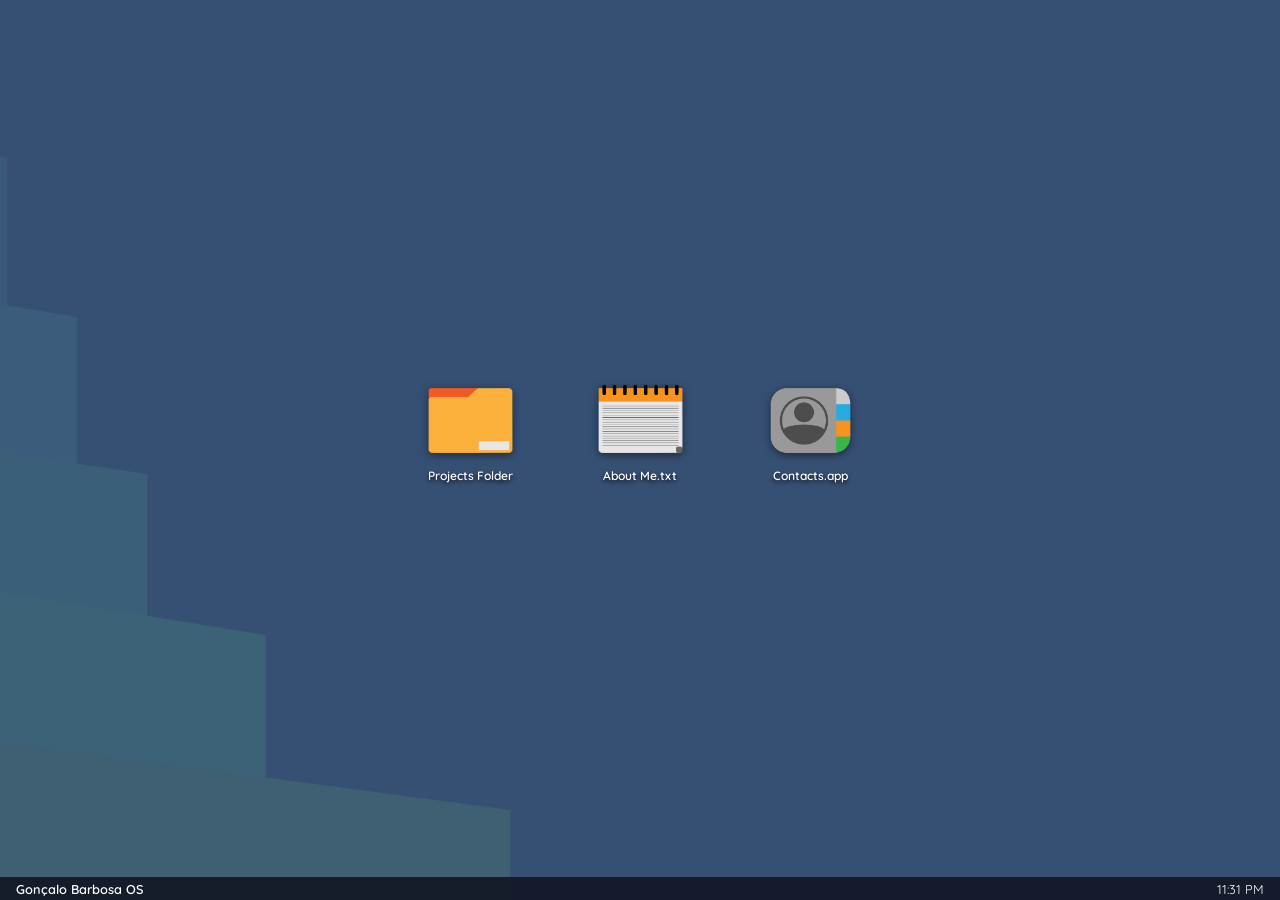
<file: index.html>
<!DOCTYPE html>
<html lang="en">

<head>
    <meta charset="UTF-8">
    <meta name="viewport" content="width=device-width, initial-scale=1.0">
    <title>Gonçalo Barbosa OS</title>

    <!-- External Stylesheets & Typography -->
    <link rel="stylesheet" href="css/style.css">
    <link href="https://fonts.googleapis.com/css2?family=Quicksand:wght@400;500;600;700&display=swap" rel="stylesheet">
    <link rel="icon" href="img/icon.ico">
</head>

<body>
    <!-- Primary OS Application Icons -->
    <main class="desktop">
        <div class="icons-center">
            <div class="icon" onclick="openWindow('projects-win')">
                <img src="img/folder.png" alt="Projects" class="icon-custom-img">
                <span>Projects Folder</span>
            </div>
            <div class="icon" onclick="location.href='pages/aboutme.html'">
                <img src="img/notes.png" alt="About Me" class="icon-custom-img">
                <span>About Me.txt</span>
            </div>
            <div class="icon" onclick="location.href='pages/contacts.html'">
                <img src="img/contact.png" alt="Contacts" class="icon-custom-img">
                <span>Contacts.app</span>
            </div>
        </div>

        <!-- Application Window: Portfolio Projects -->
        <section id="projects-win" class="window">
            <div class="window-header">
                <span class="title">Projects</span>
                <button class="close-btn" onclick="closeWindow('projects-win')">×</button>
            </div>
            <div class="window-body">
                <h3>Featured Work</h3>
                <hr>
                <div class="project-item" onclick="location.href='pages/police.html'">
                    <h4>Criminal Case Summarization System</h4>
                    <p>Web platform built for PJ using specialized LLM agents.</p>
                </div>
                <div class="project-item" onclick="location.href='pages/zerowaste.html'">
                    <h4>Zero Waste Tracker App</h4>
                    <p>Android app in Kotlin & MVVM to reduce food waste.</p>
                </div>
                <div class="project-item" onclick="location.href='pages/vet.html'">
                    <h4>Veterinary Clinic Management</h4>
                    <p>Java servlet application over a MySQL schema.</p>
                </div>
            </div>
        </section>
    </main>

    <div class="taskbar">
        <a href="index.html">Gonçalo Barbosa OS</a>
        <span id="clock"></span>
    </div>

    <!-- Main Logic Script: tIME (So far) -->
    <script src="js/script.js"></script>
</body>

</html>
</file>
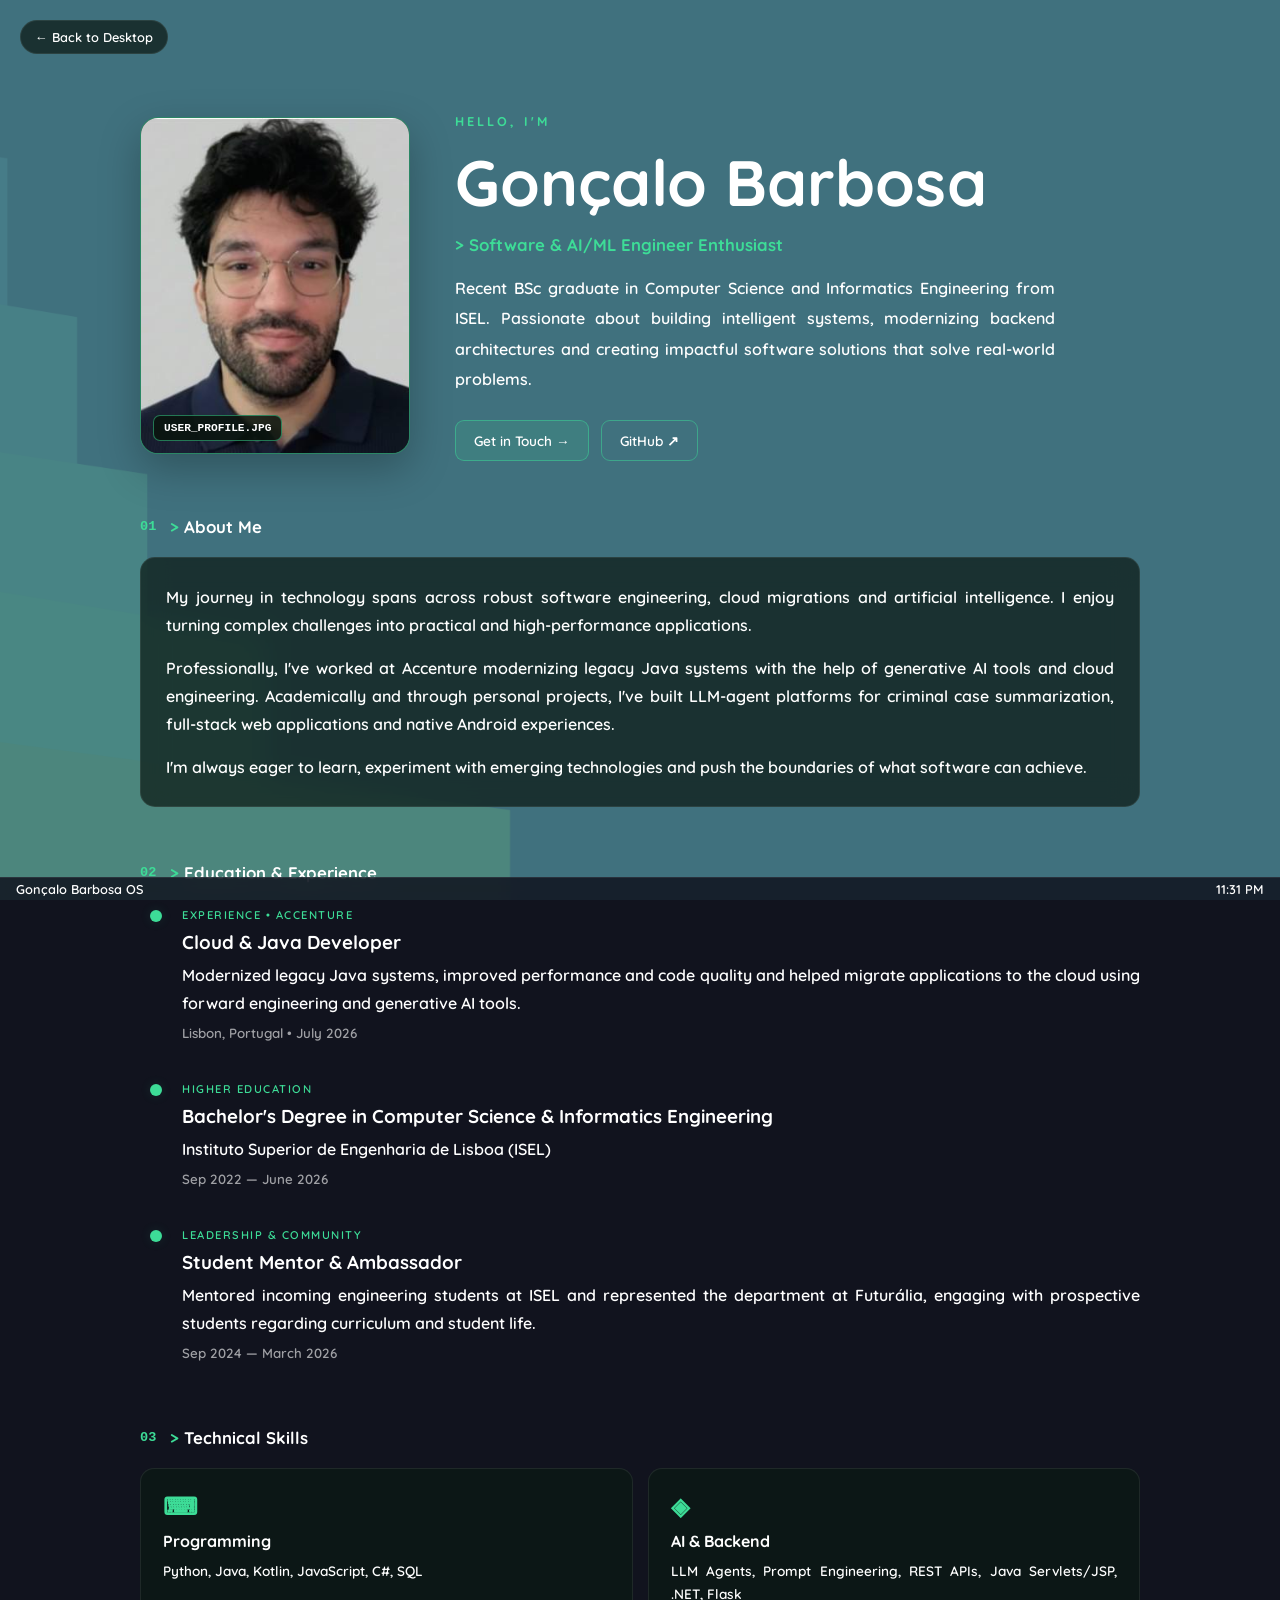
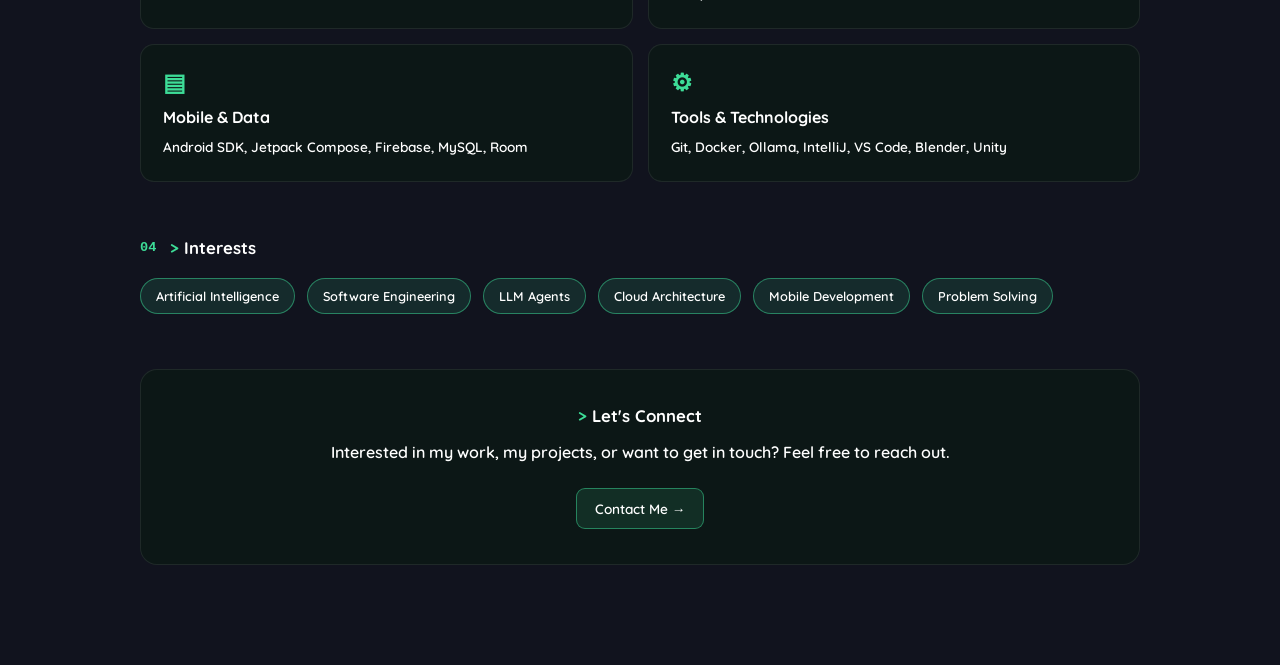
<file: pages/aboutme.html>
<!DOCTYPE html>
<html lang="en" class="green-theme">

<head>
    <meta charset="UTF-8">
    <meta name="viewport" content="width=device-width, initial-scale=1.0">

    <title>About Me</title>

    <link rel="stylesheet" href="../css/style.css">
    <link rel="stylesheet" href="../css/pagestyle.css">
    <link rel="stylesheet" href="../css/aboutme.css">

    <link href="https://fonts.googleapis.com/css2?family=Quicksand:wght@400;500;600;700&display=swap" rel="stylesheet">
    <link rel="icon" href="../img/icon.ico">
</head>

<body>

    <a class="voltar" href="../index.html">← Back to Desktop</a>

    <main class="about-container">

        <section class="about-hero">

            <div class="about-photo">
                <img src="../img/user.png" alt="Photo of Gonçalo Barbosa">
                <span class="photo-label">USER_PROFILE.JPG</span>
            </div>

            <div class="about-intro">

                <span class="about-tag">HELLO, I'M</span>

                <h1>Gonçalo Barbosa</h1>

                <h2>Software & AI/ML Engineer Enthusiast</h2>

                <p>
                    Recent BSc graduate in Computer Science and Informatics Engineering from ISEL. 
                    Passionate about building intelligent systems, modernizing backend architectures 
                    and creating impactful software solutions that solve real-world problems.
                </p>

                <div class="about-buttons">
                    <a href="contacts.html" class="about-button">
                        Get in Touch →
                    </a>

                    <a href="https://github.com/Gon1507"
                       target="_blank"
                       rel="noopener noreferrer"
                       class="about-button secondary">
                        GitHub ↗
                    </a>
                </div>

            </div>

        </section>

        <section class="about-section">

            <div class="section-heading">
                <span>01</span>
                <h2>About Me</h2>
            </div>

            <div class="about-card">

                <p>
                    My journey in technology spans across robust software engineering, cloud migrations 
                    and artificial intelligence. I enjoy turning complex challenges into 
                    practical and high-performance applications.
                </p>

                <p>
                    Professionally, I've worked at Accenture modernizing legacy Java systems with the help 
                    of generative AI tools and cloud engineering. Academically and through personal projects, 
                    I've built LLM-agent platforms for criminal case summarization, full-stack web applications 
                    and native Android experiences.
                </p>

                <p>
                    I'm always eager to learn, experiment with emerging technologies and push the boundaries 
                    of what software can achieve.
                </p>

            </div>

        </section>

        <section class="about-section">

            <div class="section-heading">
                <span>02</span>
                <h2>Education & Experience</h2>
            </div>

            <div class="timeline">

                <div class="timeline-item">
                    <div class="timeline-dot"></div>

                    <div class="timeline-content">
                        <span class="timeline-label">EXPERIENCE • ACCENTURE</span>

                        <h3>Cloud & Java Developer</h3>

                        <p>
                            Modernized legacy Java systems, improved performance and code quality and helped 
                            migrate applications to the cloud using forward engineering and generative AI tools.
                        </p>

                        <small>Lisbon, Portugal • July 2026</small>
                    </div>
                </div>

                <div class="timeline-item">
                    <div class="timeline-dot"></div>

                    <div class="timeline-content">
                        <span class="timeline-label">HIGHER EDUCATION</span>

                        <h3>Bachelor's Degree in Computer Science & Informatics Engineering</h3>

                        <p>
                            Instituto Superior de Engenharia de Lisboa (ISEL)
                        </p>

                        <small>Sep 2022 — June 2026</small>
                    </div>
                </div>

                <div class="timeline-item">
                    <div class="timeline-dot"></div>

                    <div class="timeline-content">
                        <span class="timeline-label">LEADERSHIP & COMMUNITY</span>

                        <h3>Student Mentor & Ambassador</h3>

                        <p>
                            Mentored incoming engineering students at ISEL and represented the department at Futurália, 
                            engaging with prospective students regarding curriculum and student life.
                        </p>

                        <small>Sep 2024 — March 2026</small>
                    </div>
                </div>

            </div>

        </section>

        <section class="about-section">

            <div class="section-heading">
                <span>03</span>
                <h2>Technical Skills</h2>
            </div>

            <div class="skills-grid">

                <div class="skill-card">
                    <span class="skill-icon">⌨</span>
                    <h3>Programming</h3>
                    <p>Python, Java, Kotlin, JavaScript, C#, SQL</p>
                </div>

                <div class="skill-card">
                    <span class="skill-icon">◈</span>
                    <h3>AI & Backend</h3>
                    <p>LLM Agents, Prompt Engineering, REST APIs, Java Servlets/JSP, .NET, Flask</p>
                </div>

                <div class="skill-card">
                    <span class="skill-icon">▤</span>
                    <h3>Mobile & Data</h3>
                    <p>Android SDK, Jetpack Compose, Firebase, MySQL, Room</p>
                </div>

                <div class="skill-card">
                    <span class="skill-icon">⚙</span>
                    <h3>Tools & Technologies</h3>
                    <p>Git, Docker, Ollama, IntelliJ, VS Code, Blender, Unity</p>
                </div>

            </div>

        </section>

        <section class="about-section">

            <div class="section-heading">
                <span>04</span>
                <h2>Interests</h2>
            </div>

            <div class="interests-list">
                <span>Artificial Intelligence</span>
                <span>Software Engineering</span>
                <span>LLM Agents</span>
                <span>Cloud Architecture</span>
                <span>Mobile Development</span>
                <span>Problem Solving</span>
            </div>

        </section>

        <section class="about-contact">

            <h2>Let's Connect</h2>

            <p>
                Interested in my work, my projects, or want to get in touch?
                Feel free to reach out.
            </p>

            <a href="contacts.html" class="about-button">
                Contact Me →
            </a>

        </section>

    </main>

    <div class="taskbar">
        <a href="../index.html">Gonçalo Barbosa OS</a>
        <span id="clock"></span>
    </div>

    <script src="../js/script.js"></script>

</body>
</html>
</file>
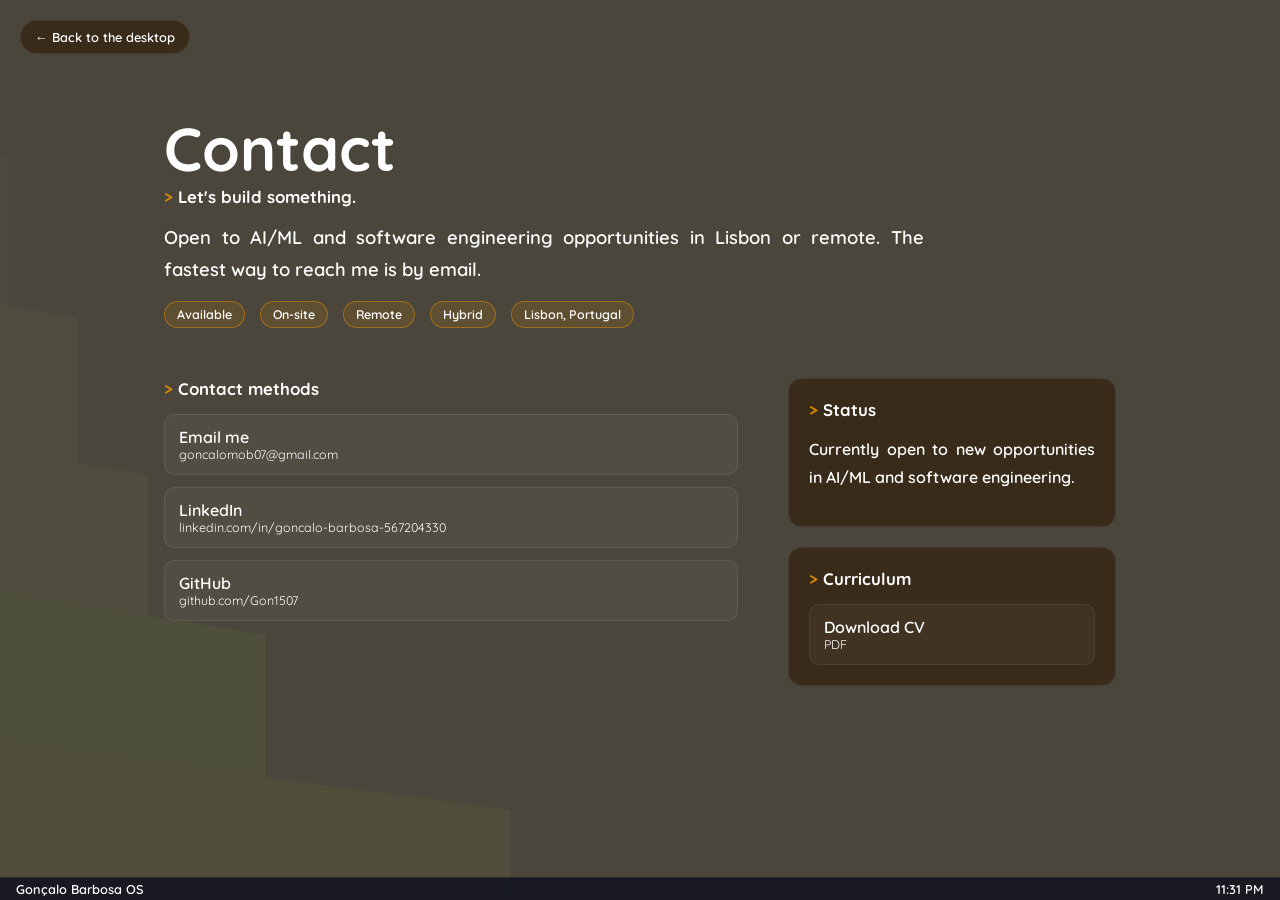
<file: pages/contacts.html>
<!DOCTYPE html>
<html lang="en" class="yellow-theme">

<head>
    <meta charset="UTF-8">
    <meta name="viewport" content="width=device-width, initial-scale=1.0">
    <title>Contact — Gonçalo Barbosa</title>

    <link rel="preconnect" href="https://fonts.googleapis.com">
    <link rel="preconnect" href="https://fonts.gstatic.com" crossorigin>
    <link href="https://fonts.googleapis.com/css2?family=Quicksand:wght@400;500;600;700&display=swap" rel="stylesheet">
    <link rel="stylesheet" href="../css/style.css">
    <link rel="stylesheet" href="../css/pagestyle.css">
    <link rel="icon" href="../img/icon.ico">
</head>

<body>
    <a class="voltar" href="../index.html">← Back to the desktop</a>

    <main class="pagina">
        <header>
            <h1>Contact</h1>
            <h2>Let's build something.</h2>
            <p class="descricao">
                Open to AI/ML and software engineering opportunities in Lisbon or remote.
                The fastest way to reach me is by email.
            </p>
            <ul class="etiquetas">
                <li class="etiqueta">Available</li>
                <li class="etiqueta">On-site</li>
                <li class="etiqueta">Remote</li>
                <li class="etiqueta">Hybrid</li>
                <li class="etiqueta">Lisbon, Portugal</li>
            </ul>
        </header>

        <div class="colunas">
            <div class="coluna-principal">
                <section>
                    <h2>Contact methods</h2>
                    <div class="contact-cards">
                        <a class="botao" href="mailto:goncalomob07@gmail.com">
                            Email me
                            <small>goncalomob07@gmail.com</small>
                        </a>
                        <a class="botao" href="https://www.linkedin.com/in/goncalo-barbosa-567204330" target="_blank"
                            rel="noopener">
                            LinkedIn
                            <small>linkedin.com/in/goncalo-barbosa-567204330</small>
                        </a>
                        <a class="botao" href="https://github.com/Gon1507" target="_blank" rel="noopener">
                            GitHub
                            <small>github.com/Gon1507</small>
                        </a>
                    </div>
                </section>
            </div>

            <aside class="lateral">
                <div class="painel">
                    <h2>Status</h2>
                    <p>Currently open to new opportunities in AI/ML and software engineering.</p>
                </div>

                <div class="painel">
                    <h2>Curriculum</h2>
                    <a class="botao" href="../img/CV.pdf" download="Goncalo-Barbosa-CV.pdf">
                        Download CV
                        <small>PDF</small>
                    </a>
                </div>
            </aside>
        </div>
    </main>

    <div class="taskbar">
        <a href="../index.html">Gonçalo Barbosa OS</a>
        <span id="clock"></span>
    </div>

    <!-- Main Logic Script: tIME (So far) -->
    <script src="../js/script.js"></script>
</body>

</html>
</file>
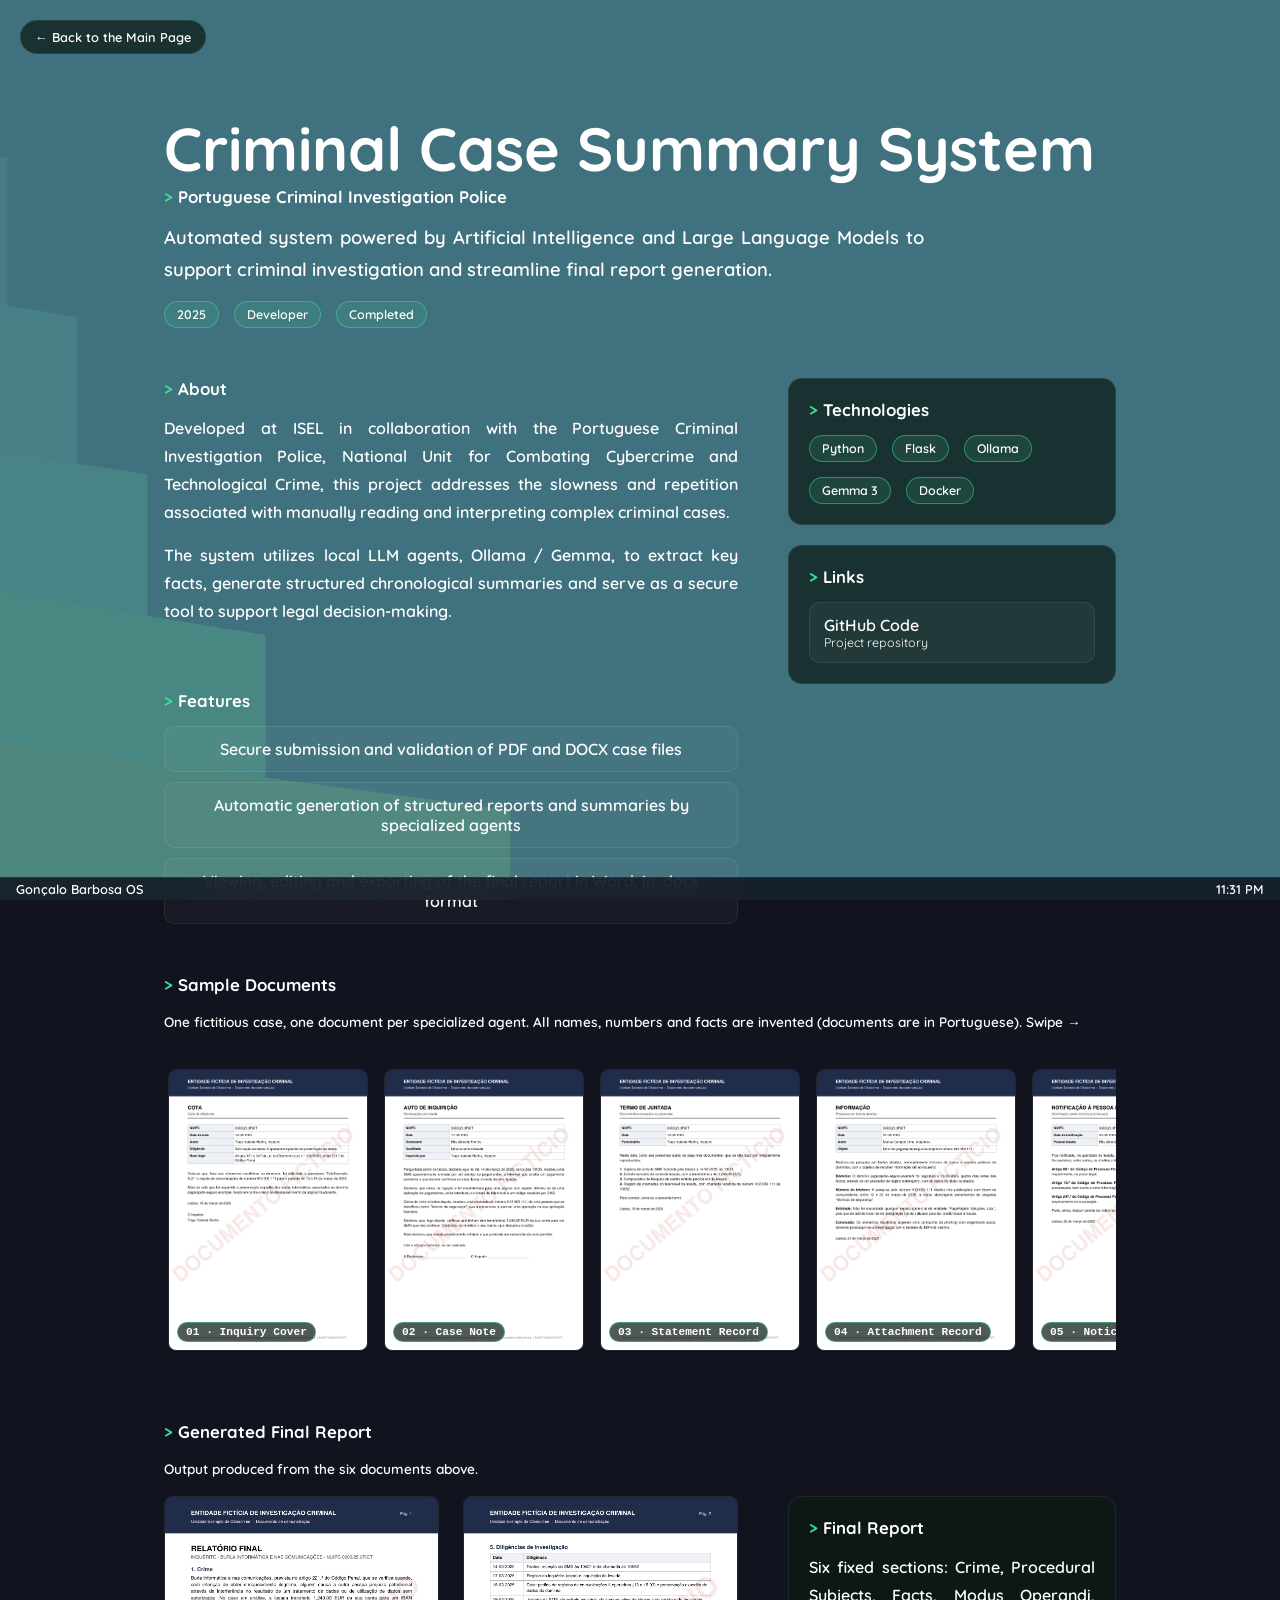
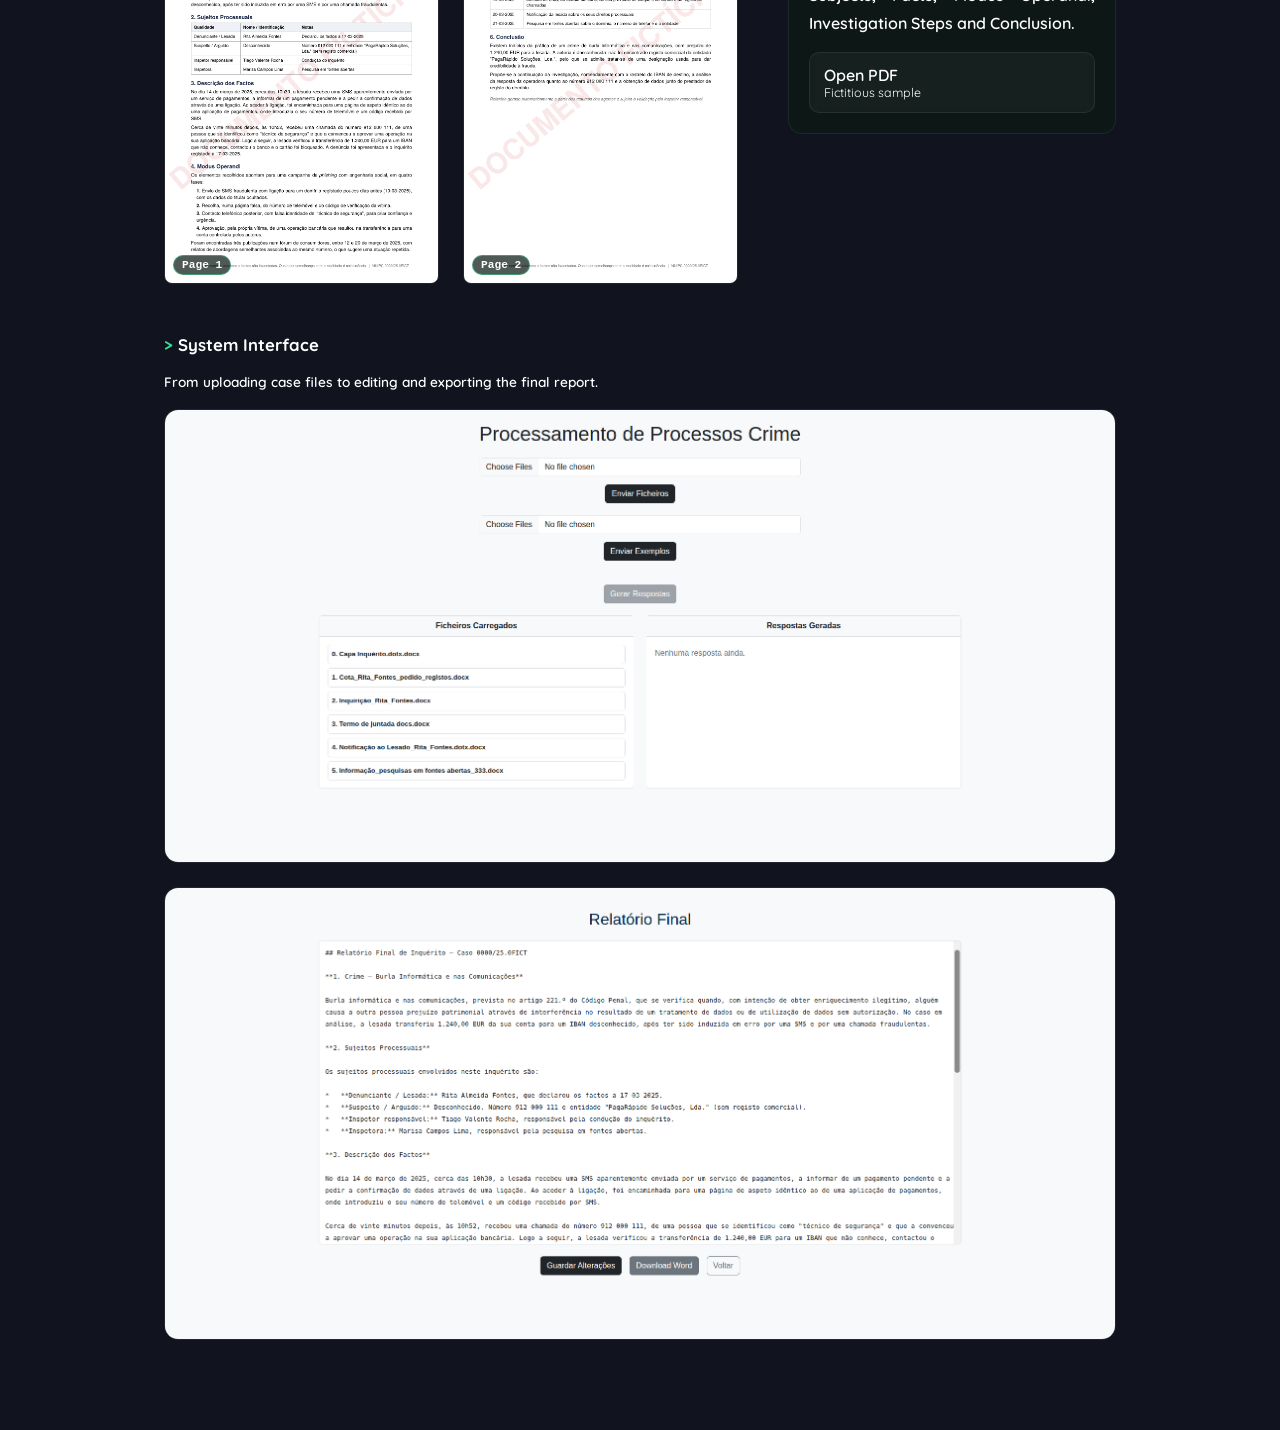
<file: pages/police.html>
<!DOCTYPE html>
<html lang="en" class="green-theme">

<head>
  <meta charset="UTF-8">
  <meta name="viewport" content="width=device-width, initial-scale=1.0">
  <title>Criminal Case Summary System</title>
  <link href="https://fonts.googleapis.com/css2?family=Quicksand:wght@400;500;600;700&display=swap" rel="stylesheet">
  <link rel="stylesheet" href="../css/style.css">
  <link rel="stylesheet" href="../css/pagestyle.css">
  <link rel="icon" href="../img/icon.ico">
</head>

<body>
  <a class="voltar" href="../index.html">← Back to the Main Page</a>

  <main class="pagina">

    <header>
      <h1>Criminal Case Summary System</h1>
      <h2>Portuguese Criminal Investigation Police</h2>
      <p class="descricao">
        Automated system powered by Artificial Intelligence and Large Language Models
        to support criminal investigation and streamline final report generation.
      </p>

      <ul class="etiquetas">
        <li class="etiqueta">2025</li>
        <li class="etiqueta">Developer</li>
        <li class="etiqueta">Completed</li>
      </ul>

    </header>

    <div class="colunas">

      <div class="coluna-principal">

        <section>
          <h2>About</h2>
          <p>
            Developed at ISEL in collaboration with the Portuguese Criminal Investigation Police,
            National Unit for Combating Cybercrime and Technological Crime, this project addresses
            the slowness and repetition associated with manually reading and interpreting complex
            criminal cases.
          </p>
          <p>
            The system utilizes local LLM agents, Ollama / Gemma, to extract key facts,
            generate structured chronological summaries and serve as a secure tool to support
            legal decision-making.
          </p>
        </section>

        <section>
          <h2>Features</h2>
          <ul class="funcionalidades">
            <li>Secure submission and validation of PDF and DOCX case files</li>
            <li>Automatic generation of structured reports and summaries by specialized agents</li>
            <li>Viewing, editing and exporting of the final report in Word, in .docx format</li>
          </ul>
        </section>

      </div>

      <aside class="lateral">

        <div class="painel">
          <h2>Technologies</h2>
          <ul class="etiquetas">
            <li class="etiqueta">Python</li>
            <li class="etiqueta">Flask</li>
            <li class="etiqueta">Ollama</li>
            <li class="etiqueta">Gemma 3</li>
            <li class="etiqueta">Docker</li>
          </ul>
        </div>

        <div class="painel">
          <h2>Links</h2>
          <a class="botao" href="https://github.com/Gon1507/Criminal-Case-Summary-System/" target="_blank">
            GitHub Code
            <small>Project repository</small>
          </a>
        </div>

      </aside>

    </div>

    <section>
      <h2>Sample Documents</h2>
      <p class="nota">
        One fictitious case, one document per specialized agent. All names, numbers and facts
        are invented (documents are in Portuguese). Swipe →
      </p>

      <div class="tira-docs">
        <a class="doc" href="../img/1_capa_inquerito.png" target="_blank">
          <img src="../img/1_capa_inquerito.png" alt="Capa de Inquérito">
          <span>01 · Inquiry Cover</span>
        </a>
        <a class="doc" href="../img/2_cota.png" target="_blank">
          <img src="../img/2_cota.png" alt="Cota">
          <span>02 · Case Note</span>
        </a>
        <a class="doc" href="../img/3_auto_inquiricao.png" target="_blank">
          <img src="../img/3_auto_inquiricao.png" alt="Auto de Inquirição">
          <span>03 · Statement Record</span>
        </a>
        <a class="doc" href="../img/4_termo_juntada.png" target="_blank">
          <img src="../img/4_termo_juntada.png" alt="Termo de Juntada">
          <span>04 · Attachment Record</span>
        </a>
        <a class="doc" href="../img/5_notificacao_lesado.png" target="_blank">
          <img src="../img/5_notificacao_lesado.png" alt="Notificação ao Lesado">
          <span>05 · Notice to the Party</span>
        </a>
        <a class="doc" href="../img/6_informacao_fontes_abertas.png" target="_blank">
          <img src="../img/6_informacao_fontes_abertas.png" alt="Informação">
          <span>06 · Open-Source Report</span>
        </a>
      </div>
    </section>

    <section>
      <h2>Generated Final Report</h2>
      <p class="nota">Output produced from the six documents above.</p>

      <div class="colunas">
        <div class="linha-relatorio">
          <a class="doc" href="../img/7_relatorio_final-1.png" target="_blank">
            <img src="../img/7_relatorio_final-1.png" alt="Relatório Final, página 1">
            <span>Page 1</span>
          </a>
          <a class="doc" href="../img/7_relatorio_final-2.png" target="_blank">
            <img src="../img/7_relatorio_final-2.png" alt="Relatório Final, página 2">
            <span>Page 2</span>
          </a>
        </div>

        <aside class="lateral">
          <div class="painel">
            <h2>Final Report</h2>
            <p>
              Six fixed sections: Crime, Procedural Subjects, Facts, Modus Operandi,
              Investigation Steps and Conclusion.
            </p>
            <a class="botao" href="../img/7_relatorio_final.pdf" target="_blank">
              Open PDF
              <small>Fictitious sample</small>
            </a>
          </div>
        </aside>
      </div>
    </section>

    <section>
      <h2>System Interface</h2>
      <p class="nota">From uploading case files to editing and exporting the final report.</p>

      <div class="screenshots">
        <img src="../img/beg.png" alt="Upload screen">
        <img src="../img/final.png" alt="Final report screen">
      </div>
    </section>

  </main>

  <div class="taskbar">
    <a href="../index.html">Gonçalo Barbosa OS</a>
    <span id="clock"></span>
  </div>

  <!-- Main Logic Script: tIME (So far) -->
  <script src="../js/script.js"></script>

</body>

</html>
</file>
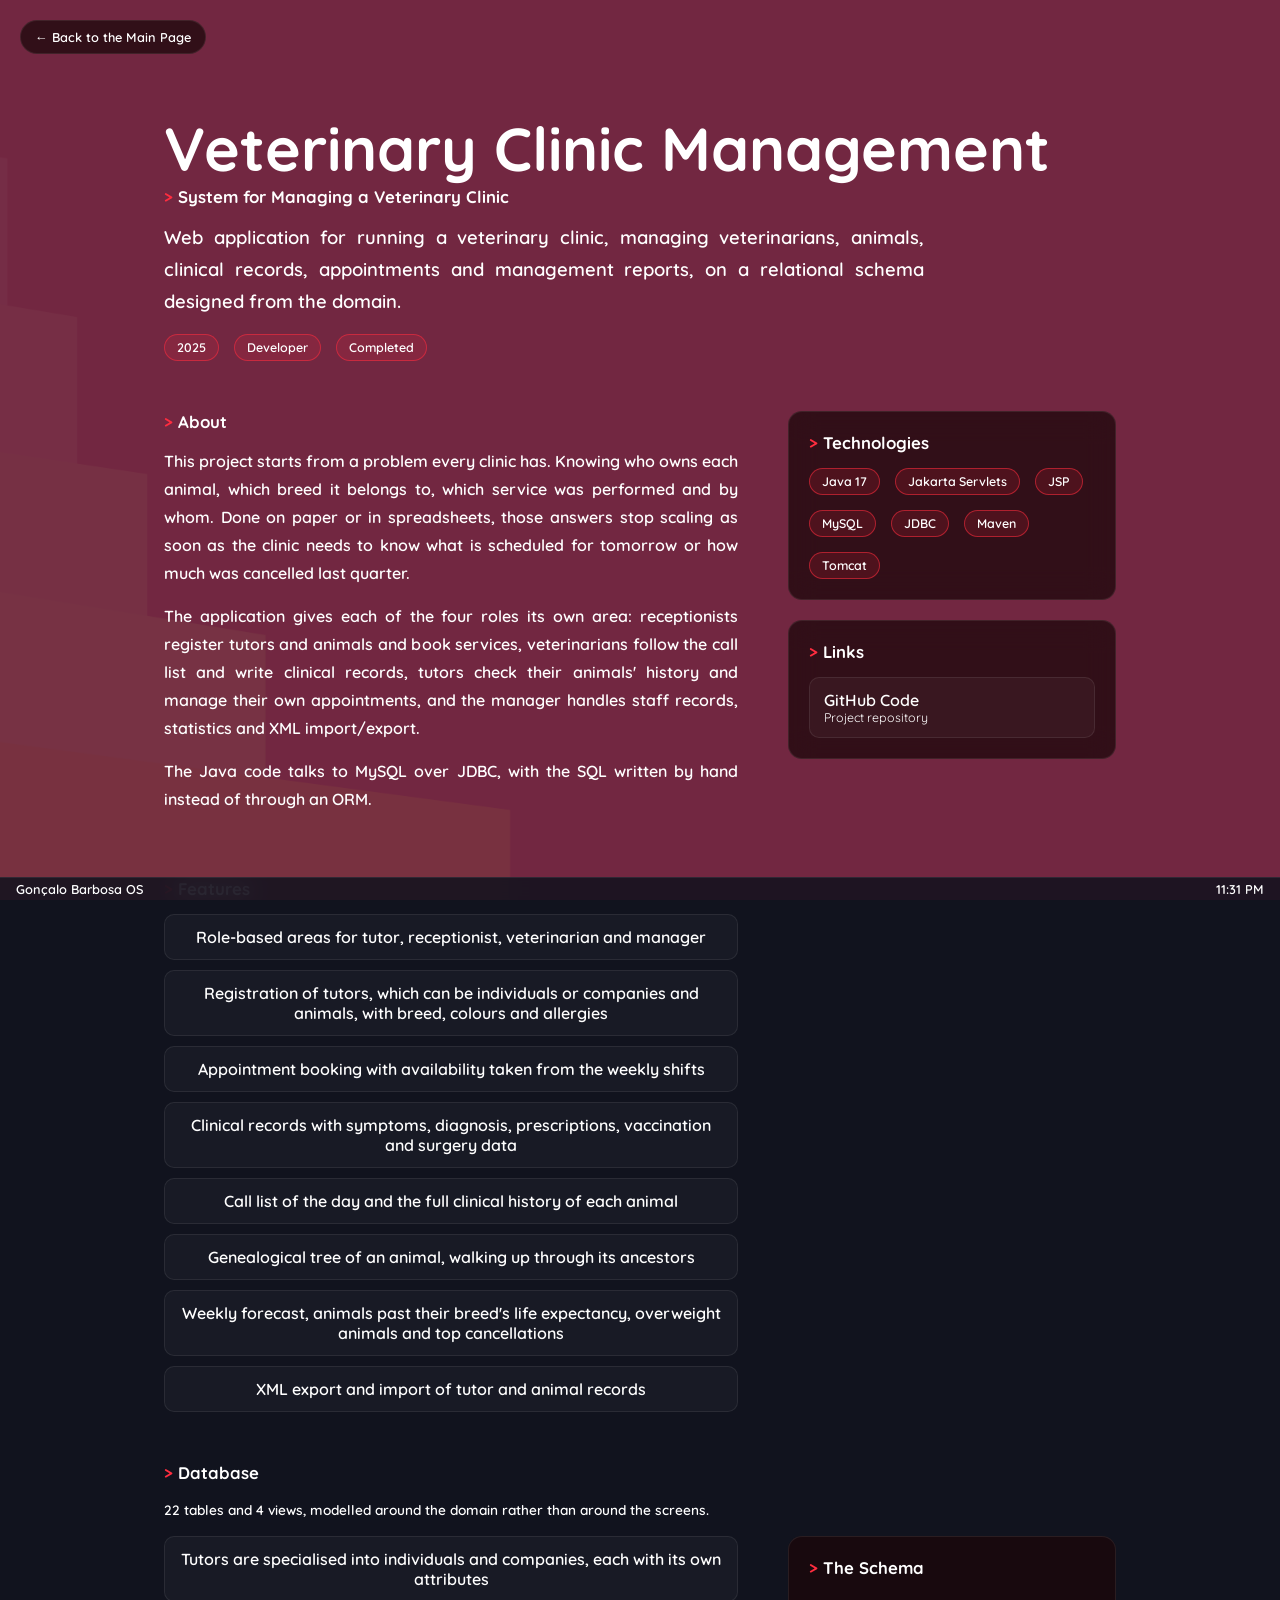
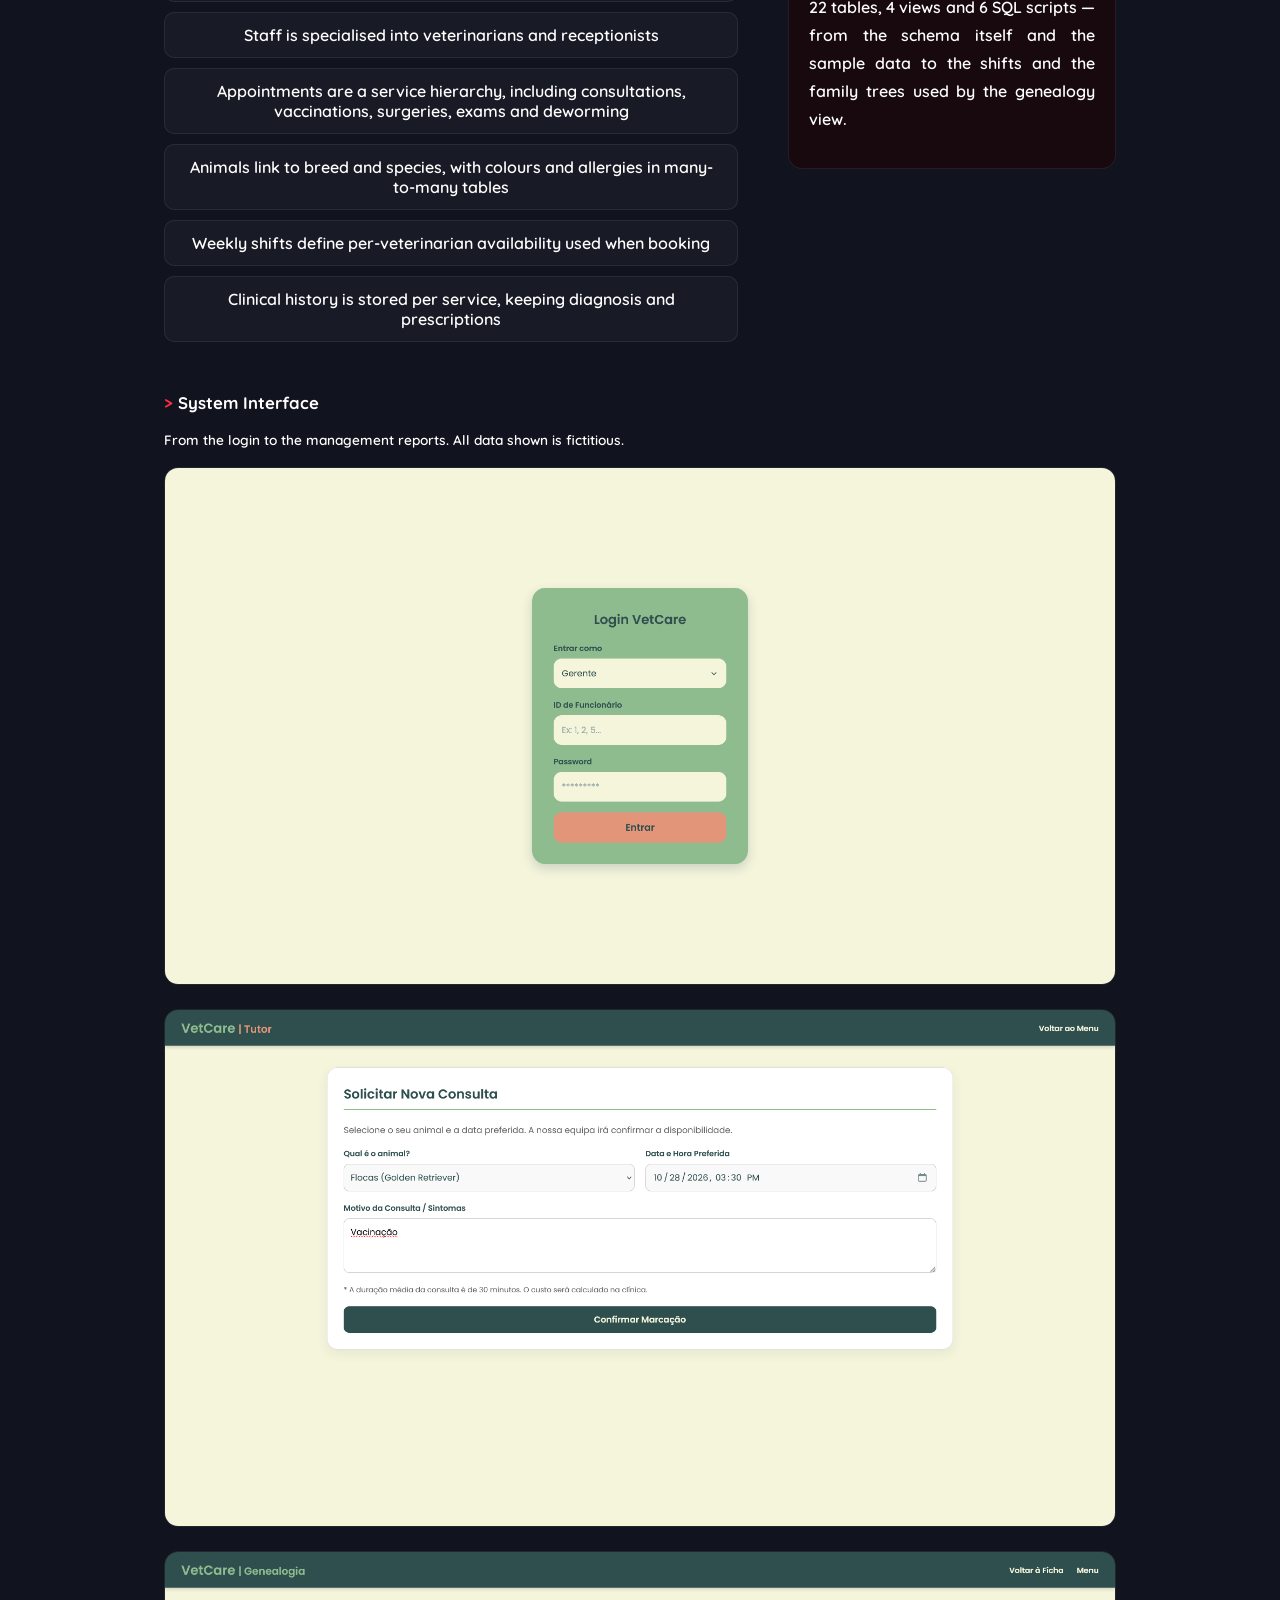
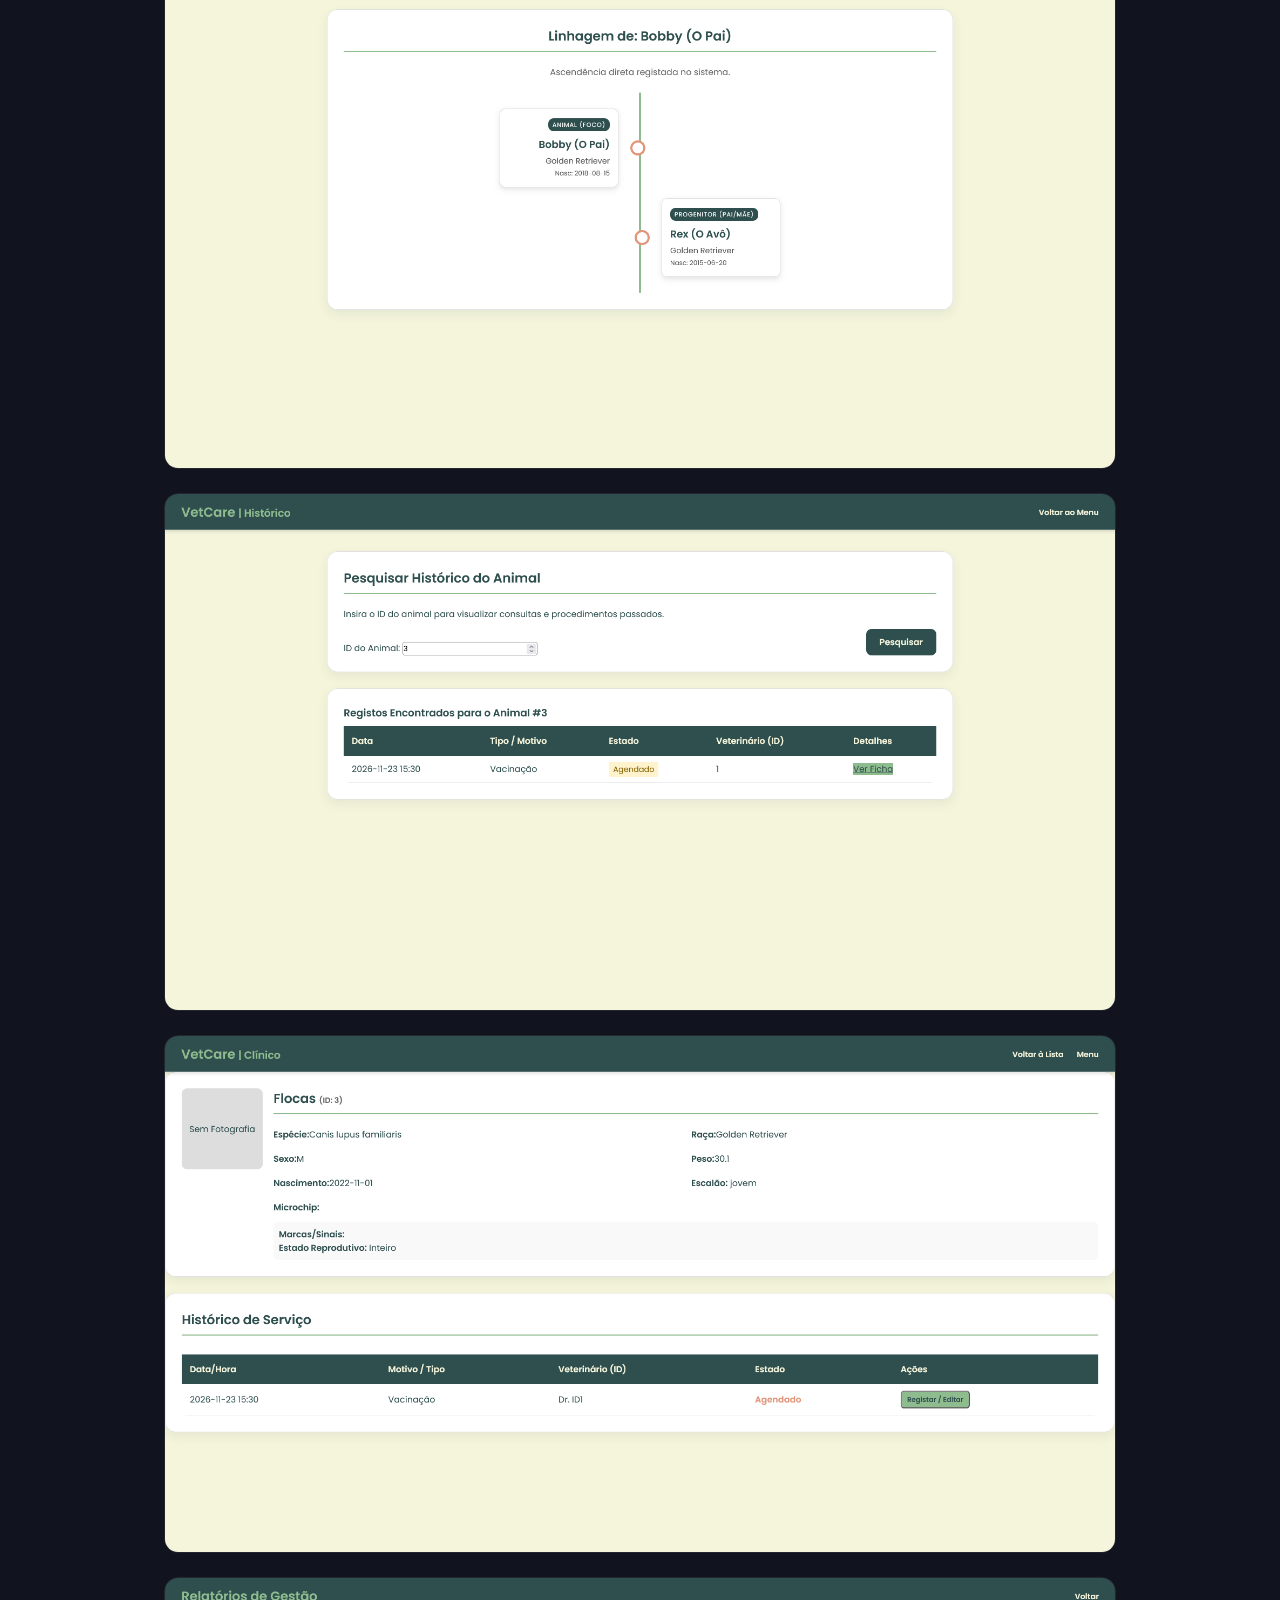
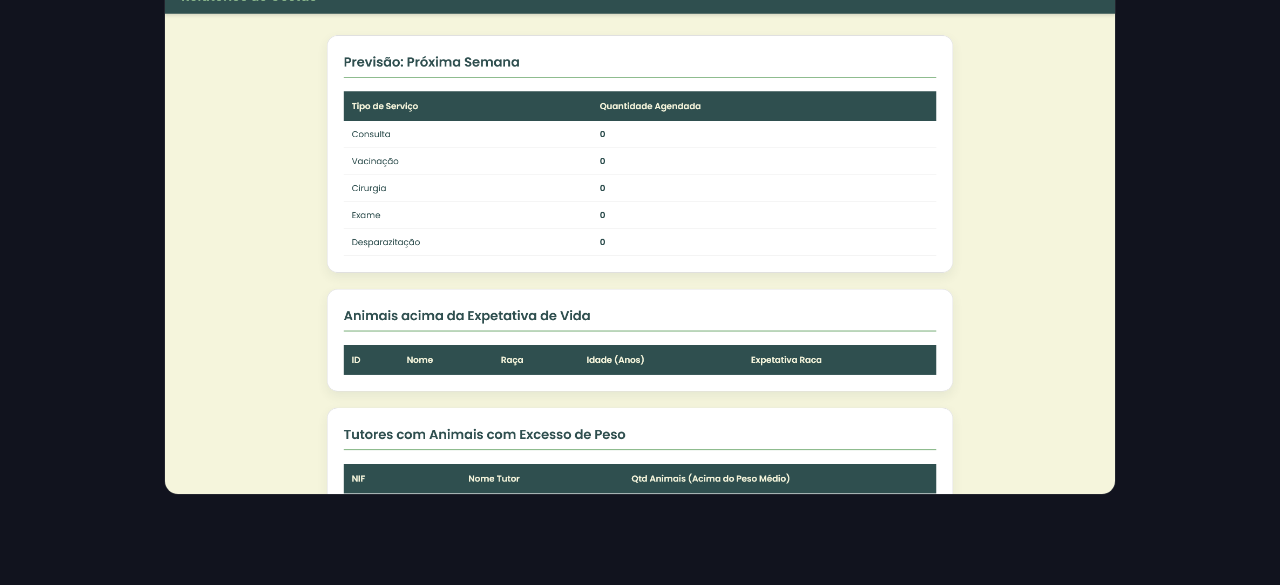
<file: pages/vet.html>
<!DOCTYPE html>
<html lang="en" class="red-theme">

<head>
  <meta charset="UTF-8">
  <meta name="viewport" content="width=device-width, initial-scale=1.0">
  <title>Veterinary Clinic Management</title>
  <link href="https://fonts.googleapis.com/css2?family=Quicksand:wght@400;500;600;700&display=swap" rel="stylesheet">
  <link rel="stylesheet" href="../css/style.css">
  <link rel="stylesheet" href="../css/pagestyle.css">
  <link rel="icon" href="../img/icon.ico">
</head>

<body>
  <a class="voltar" href="../index.html">← Back to the Main Page</a>

  <main class="pagina">

    <header>
      <h1>Veterinary Clinic Management</h1>
      <h2>System for Managing a Veterinary Clinic</h2>
      <p class="descricao">
        Web application for running a veterinary clinic, managing veterinarians, animals, clinical records,
        appointments and management reports, on a relational schema designed from the domain.
      </p>

      <ul class="etiquetas">
        <li class="etiqueta">2025</li>
        <li class="etiqueta">Developer</li>
        <li class="etiqueta">Completed</li>
      </ul>

    </header>

    <div class="colunas">

      <div class="coluna-principal">

        <section>
          <h2>About</h2>
          <p>
            This project starts from a problem every
            clinic has. Knowing who owns each animal, which breed it belongs to, which service was
            performed and by whom. Done on paper or in spreadsheets, those answers stop scaling as
            soon as the clinic needs to know what is scheduled for tomorrow or how much was cancelled
            last quarter.
          </p>
          <p>
            The application gives each of the four roles its own area: receptionists register tutors
            and animals and book services, veterinarians follow the call list and write clinical
            records, tutors check their animals' history and manage their own appointments, and the
            manager handles staff records, statistics and XML import/export.
          </p>
          <p>
            The Java code talks to MySQL over JDBC, with the SQL written by hand instead of through an
            ORM.
          </p>
        </section>

        <section>
          <h2>Features</h2>
          <ul class="funcionalidades">
            <li>Role-based areas for tutor, receptionist, veterinarian and manager</li>
            <li>Registration of tutors, which can be individuals or companies and animals, with breed, colours and
              allergies</li>
            <li>Appointment booking with availability taken from the weekly shifts</li>
            <li>Clinical records with symptoms, diagnosis, prescriptions, vaccination and surgery data</li>
            <li>Call list of the day and the full clinical history of each animal</li>
            <li>Genealogical tree of an animal, walking up through its ancestors</li>
            <li>Weekly forecast, animals past their breed's life expectancy, overweight animals and top cancellations
            </li>
            <li>XML export and import of tutor and animal records</li>
          </ul>
        </section>

      </div>

      <aside class="lateral">

        <div class="painel">
          <h2>Technologies</h2>
          <ul class="etiquetas">
            <li class="etiqueta">Java 17</li>
            <li class="etiqueta">Jakarta Servlets</li>
            <li class="etiqueta">JSP</li>
            <li class="etiqueta">MySQL</li>
            <li class="etiqueta">JDBC</li>
            <li class="etiqueta">Maven</li>
            <li class="etiqueta">Tomcat</li>
          </ul>
        </div>

        <div class="painel">
          <h2>Links</h2>
          <a class="botao" href="https://github.com/Gon1507/Vet-Clinic" target="_blank">
            GitHub Code
            <small>Project repository</small>
          </a>
        </div>

      </aside>

    </div>

    <section>
      <h2>Database</h2>
      <p class="nota">
        22 tables and 4 views, modelled around the domain rather than around the screens.
      </p>
      <div class="colunas">
        <div class="coluna-principal">
          <ul class="funcionalidades">
            <li>Tutors are specialised into individuals and companies, each with its own attributes</li>
            <li>Staff is specialised into veterinarians and receptionists</li>
            <li>Appointments are a service hierarchy, including consultations, vaccinations, surgeries, exams and
              deworming</li>
            <li>Animals link to breed and species, with colours and allergies in many-to-many tables</li>
            <li>Weekly shifts define per-veterinarian availability used when booking</li>
            <li>Clinical history is stored per service, keeping diagnosis and prescriptions</li>
          </ul>
        </div>
        <aside class="lateral">
          <div class="painel">
            <h2>The Schema</h2>
            <p>
              22 tables, 4 views and 6 SQL scripts — from the schema itself and the sample data to
              the shifts and the family trees used by the genealogy view.
            </p>
          </div>
        </aside>
      </div>
    </section>

    <section>
      <h2>System Interface</h2>
      <p class="nota">
        From the login to the management reports. All data shown is fictitious.
      </p>
      <div class="screenshots">
        <img src="../img/vet-login.png" alt="Login screen">
        <img src="../img/book-appoint.png" alt="Booking screen">
        <img src="../img/geo.png" alt="Family Tree">
        <img src="../img/clinichist.png" alt="Clinical History">
        <img src="../img/clinicallist.png" alt="Clinical List">
        <img src="../img/stats.png" alt="Management reports">
      </div>
    </section>

  </main>

  <div class="taskbar">
    <a href="../index.html">Gonçalo Barbosa OS</a>
    <span id="clock"></span>
  </div>

  <!-- Main Logic Script: tIME (So far) -->
  <script src="../js/script.js"></script>

</body>

</html>
</file>
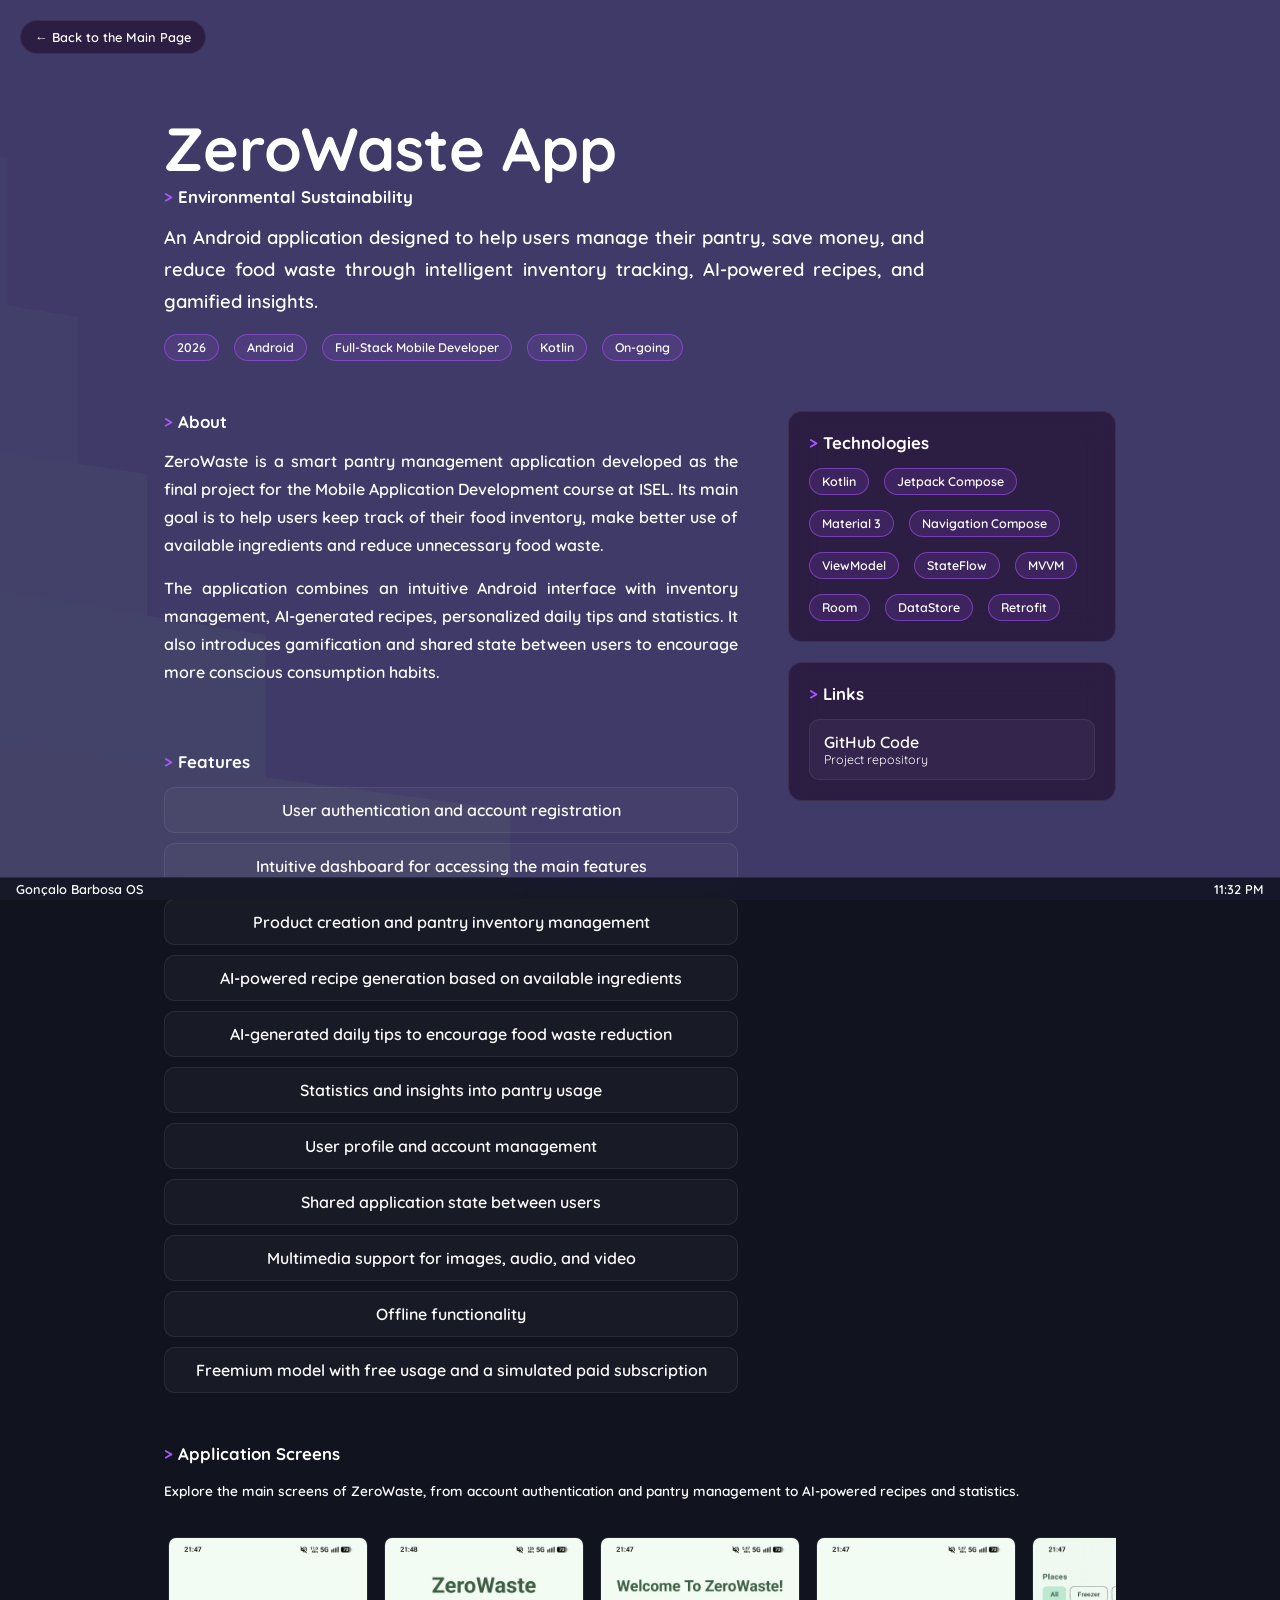
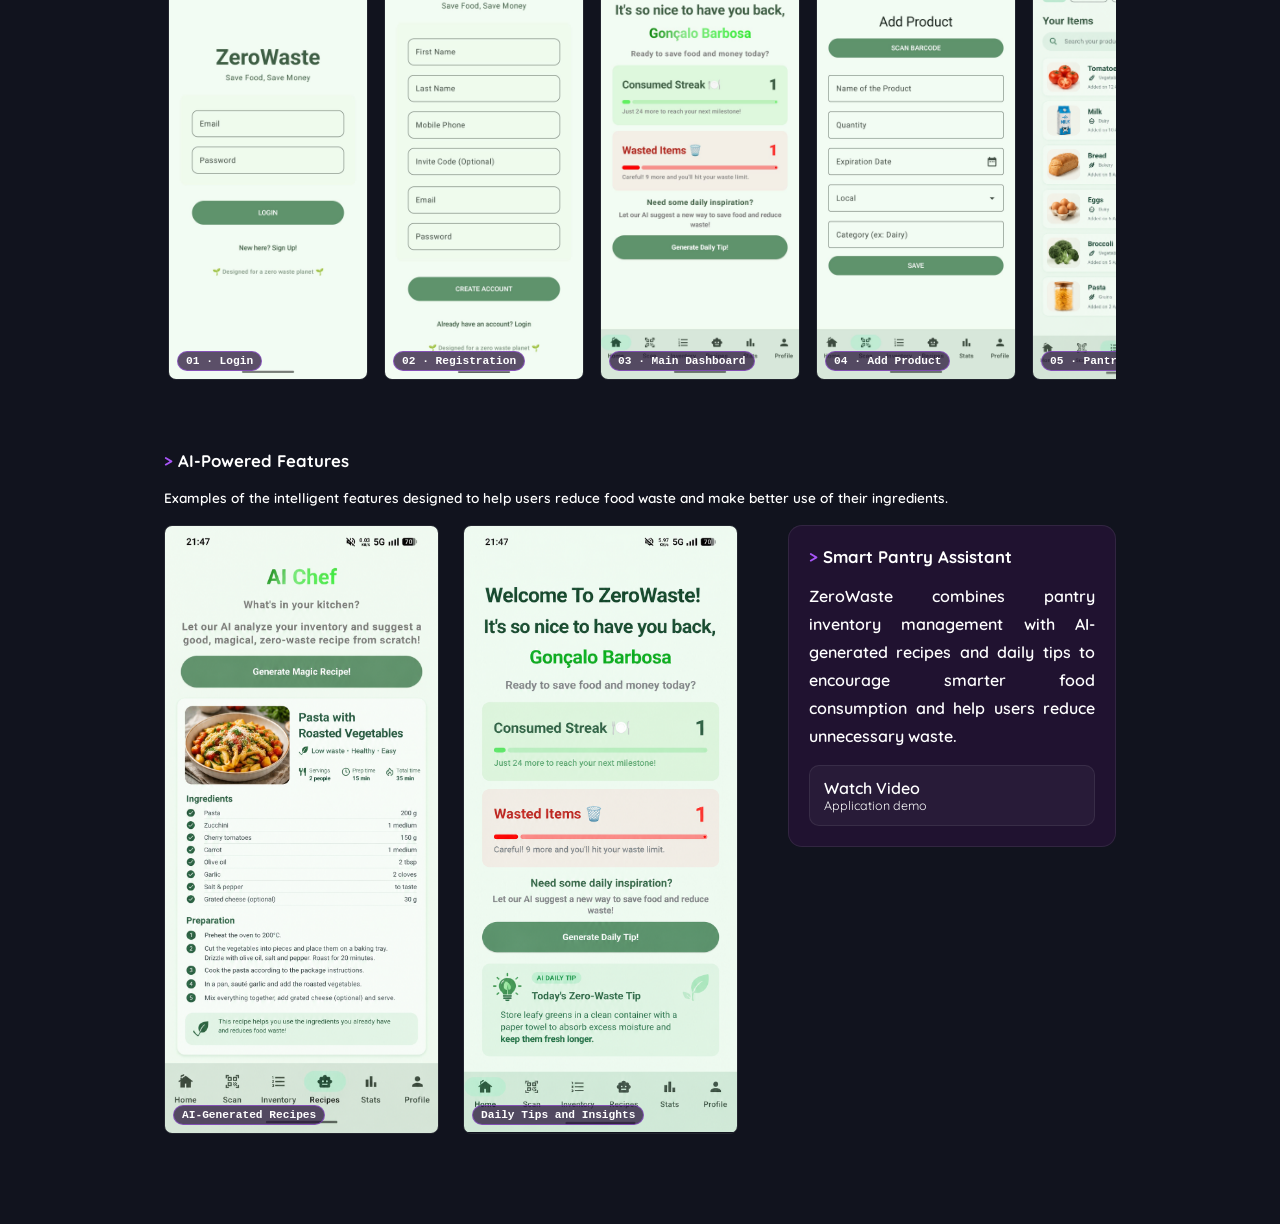
<file: pages/zerowaste.html>
<!DOCTYPE html>
<html lang="en" class="purple-theme">

<head>
  <meta charset="UTF-8">
  <meta name="viewport" content="width=device-width, initial-scale=1.0">
  <title>ZeroWaste App</title>
  <link href="https://fonts.googleapis.com/css2?family=Quicksand:wght@400;500;600;700&display=swap" rel="stylesheet">
  <link rel="stylesheet" href="../css/style.css">
  <link rel="stylesheet" href="../css/pagestyle.css">
  <link rel="icon" href="../img/icon.ico">
</head>

<body>
  <a class="voltar" href="../index.html">← Back to the Main Page</a>

  <main class="pagina">

    <header>
      <h1>ZeroWaste App</h1>
      <h2>Environmental Sustainability</h2>
      <p class="descricao">
        An Android application designed to help users manage their pantry,
        save money, and reduce food waste through intelligent inventory
        tracking, AI-powered recipes, and gamified insights.
      </p>

      <ul class="etiquetas">
        <li class="etiqueta">2026</li>
        <li class="etiqueta">Android</li>
        <li class="etiqueta">Full-Stack Mobile Developer</li>
        <li class="etiqueta">Kotlin</li>
        <li class="etiqueta">On-going</li>
      </ul>

    </header>

    <div class="colunas">

      <div class="coluna-principal">

        <section>
          <h2>About</h2>
          <p>
            ZeroWaste is a smart pantry management application developed
            as the final project for the Mobile Application Development
            course at ISEL. Its main goal is to help users keep track of
            their food inventory, make better use of available ingredients
            and reduce unnecessary food waste.
          </p>
          <p>
            The application combines an intuitive Android interface with
            inventory management, AI-generated recipes, personalized daily
            tips and statistics. It also introduces gamification and
            shared state between users to encourage more conscious
            consumption habits.
          </p>
        </section>

        <section>
          <h2>Features</h2>
          <ul class="funcionalidades">
            <li>User authentication and account registration</li>
            <li>Intuitive dashboard for accessing the main features</li>
            <li>Product creation and pantry inventory management</li>
            <li>AI-powered recipe generation based on available ingredients</li>
            <li>AI-generated daily tips to encourage food waste reduction</li>
            <li>Statistics and insights into pantry usage</li>
            <li>User profile and account management</li>
            <li>Shared application state between users</li>
            <li>Multimedia support for images, audio, and video</li>
            <li>Offline functionality</li>
            <li>Freemium model with free usage and a simulated paid subscription</li>
          </ul>
        </section>

      </div>

      <aside class="lateral">

        <div class="painel">
          <h2>Technologies</h2>
          <ul class="etiquetas">
            <li class="etiqueta">Kotlin</li>
            <li class="etiqueta">Jetpack Compose</li>
            <li class="etiqueta">Material 3</li>
            <li class="etiqueta">Navigation Compose</li>
            <li class="etiqueta">ViewModel</li>
            <li class="etiqueta">StateFlow</li>
            <li class="etiqueta">MVVM</li>
            <li class="etiqueta">Room</li>
            <li class="etiqueta">DataStore</li>
            <li class="etiqueta">Retrofit</li>
          </ul>
        </div>

        <div class="painel">
          <h2>Links</h2>
          <a class="botao" href="https://github.com/Gon1507/ZeroWaste-App" target="_blank">
            GitHub Code
            <small>Project repository</small>
          </a>
        </div>

      </aside>

    </div>

    <section>
      <h2>Application Screens</h2>
      <p class="nota">
        Explore the main screens of ZeroWaste, from account authentication
        and pantry management to AI-powered recipes and statistics.
      </p>

      <div class="tira-docs">
        <a class="doc" href="../img/zerowaste-screen-1.png" target="_blank">
          <img src="../img/zerowaste-screen-1.png" alt="ZeroWaste Login Screen">
          <span>01 · Login</span>
        </a>
        <a class="doc" href="../img/zerowaste-screen-2.png" target="_blank">
          <img src="../img/zerowaste-screen-2.png" alt="ZeroWaste Registration Screen">
          <span>02 · Registration</span>
        </a>
        <a class="doc" href="../img/zerowaste-screen-3.png" target="_blank">
          <img src="../img/zerowaste-screen-3.png" alt="ZeroWaste Main Screen">
          <span>03 · Main Dashboard</span>
        </a>
        <a class="doc" href="../img/zerowaste-screen-4.png" target="_blank">
          <img src="../img/zerowaste-screen-4.png" alt="ZeroWaste Add Product Screen">
          <span>04 · Add Product</span>
        </a>
        <a class="doc" href="../img/zerowaste-screen-5.png" target="_blank">
          <img src="../img/zerowaste-screen-5.png" alt="ZeroWaste Inventory Screen">
          <span>05 · Pantry Inventory</span>
        </a>
        <a class="doc" href="../img/zerowaste-screen-6.png" target="_blank">
          <img src="../img/zerowaste-screen-6.png" alt="ZeroWaste AI Recipes Screen">
          <span>06 · AI Recipes</span>
        </a>
        <a class="doc" href="../img/zerowaste-screen-7.png" target="_blank">
          <img src="../img/zerowaste-screen-7.png" alt="ZeroWaste Statistics Screen">
          <span>07 · Statistics</span>
        </a>
        <a class="doc" href="../img/zerowaste-screen-8.png" target="_blank">
          <img src="../img/zerowaste-screen-8.png" alt="ZeroWaste User Profile">
          <span>08 · User Profile</span>
        </a>
      </div>
    </section>

    <section>
      <h2>AI-Powered Features</h2>
      <p class="nota">
        Examples of the intelligent features designed to help users
        reduce food waste and make better use of their ingredients.
      </p>

      <div class="colunas">
        <div class="linha-relatorio">
          <a class="doc" href="../img/ai-recipe.png" target="_blank">
            <img src="../img/ai-recipe.png" alt="AI-Generated Recipe Suggestions">
            <span>AI-Generated Recipes</span>
          </a>
          <a class="doc" href="../img/ai-tip.png" target="_blank">
            <img src="../img/ai-tip.png" alt="AI-Generated Tips and Insights">
            <span>Daily Tips and Insights</span>
          </a>
        </div>

        <aside class="lateral">
          <div class="painel">
            <h2>Smart Pantry Assistant</h2>
            <p>
              ZeroWaste combines pantry inventory management with AI-generated
              recipes and daily tips to encourage smarter food consumption
              and help users reduce unnecessary waste.
            </p>
            <a class="botao" href="../video/demo.mp4" target="_blank" rel="noopener noreferrer">
              Watch Video
              <small>Application demo</small>
            </a>
          </div>
        </aside>
      </div>
    </section>
  </main>

  <div class="taskbar">
    <a href="../index.html">Gonçalo Barbosa OS</a>
    <span id="clock"></span>
  </div>

  <!-- Main Logic Script: tIME (So far) -->
  <script src="../js/script.js"></script>

</body>

</html>
</file>
<file: css/style.css>
* {
    margin: 0;
    padding: 0;
    box-sizing: border-box;
    user-select: none;
}

body {
    font-family: 'Quicksand', sans-serif;
    background: #11131e url('../img/background.png') no-repeat center/cover;
    height: 100vh;
    overflow: hidden;
    color: #fff;
}

body::before {
    content: "";
    position: fixed;
    inset: 0;
    z-index: -1;
    background: rgba(26, 30, 51, 0.6);
}


.desktop {
    height: calc(100vh - 40px);
    padding: 20px;
    position: relative;
    overflow: hidden;
}

.icons-center {
    height: 100%;
    display: flex;
    justify-content: center;
    align-items: center;
    gap: 20px;
}

.icon {
    width: 150px;
    height: 140px;
    display: flex;
    flex-direction: column;
    align-items: center;
    justify-content: center;
    cursor: pointer;
    padding: 8px;
    border-radius: 10px;
    transition: background 0.2s, transform 0.2s;
}

.icon:hover {
    background: rgba(255, 255, 255, 0.12);
    backdrop-filter: blur(3px);
    transform: scale(1.1);
}

.icon span {
    font-size: 0.75rem;
    font-weight: 600;
    text-align: center;
    text-shadow: 0 2px 4px rgba(0,0,0,0.9);
    width: 100%;
    line-height: 1.1;
}

.icon-custom-img {
    width: 85px;
    height: 85px;
    object-fit: contain;
    margin-bottom: 6px;
    filter: drop-shadow(0 2px 4px rgba(0,0,0,0.5));
}

.window {
    position: fixed;
    top: 50%;
    left: 50%;
    transform: translate(-50%, -50%);
    width: 450px;
    max-width: 90vw;
    background: linear-gradient(160deg, rgba(32, 34, 54, 0.96), rgba(16, 18, 30, 0.96));
    backdrop-filter: blur(18px);
    border: 1px solid rgba(255, 255, 255, 0.1);
    border-radius: 16px;
    box-shadow: 0 25px 60px rgba(0, 0, 0, 0.65);
    display: none;
    flex-direction: column;
    overflow: hidden;
    z-index: 100;
    animation: pop 0.25s cubic-bezier(0.2, 0.9, 0.3, 1.2);
}

.window.active {
    border-color: rgba(108, 99, 255, 0.55);
    box-shadow: 0 25px 60px rgba(0, 0, 0, 0.65), 0 0 40px rgba(108, 99, 255, 0.25);
}

.window-header {
    background: linear-gradient(90deg, rgba(108, 99, 255, 0.28), rgba(139, 92, 246, 0.04));
    padding: 12px 16px;
    display: flex;
    align-items: center;
    justify-content: space-between;
    gap: 12px;
    border-bottom: 1px solid rgba(255, 255, 255, 0.08);
    cursor: grab;
}

.window-header .title {
    flex: 1;
    font-size: 0.85rem;
    font-weight: 600;
    color: #dcdfee;
}

.close-btn {
    background: #ff5f56;
    border: none;
    color: transparent;
    width: 20px;
    height: 20px;
    border-radius: 15%;
    cursor: pointer;
    font-size: 11px;
    line-height: 14px;
    transition: transform 0.15s, color 0.15s;
}

.window-header:hover .close-btn {
    color: rgba(0, 0, 0, 0.6);
}

.close-btn:hover {
    transform: scale(1.25);
}

.window-body {
    padding: 24px;
    font-size: 0.9rem;
    line-height: 1.6;
    color: #d1d5db;
    max-height: 60vh;
    overflow-y: auto;
    scrollbar-width: thin;
    scrollbar-color: rgba(108, 99, 255, 0.5) transparent;
    user-select: text;
}

.window-body h2,
.window-body h3 {
    color: #fff;
    margin-bottom: 8px;
}

.window-body hr {
    border: none;
    height: 1px;
    background: linear-gradient(90deg, #6c63ff, transparent);
    opacity: 0.6;
    margin: 12px 0;
}

.window-body a {
    color: #a78bfa;
    text-decoration: none;
    border-bottom: 1px solid rgba(167, 139, 250, 0.35);
    transition: color 0.15s, border-color 0.15s;
    user-select: text;
}

.window-body a:hover {
    color: #c4b5fd;
    border-color: rgba(196, 181, 253, 0.8);
}

.project-item {
    position: relative;
    background: rgba(255, 255, 255, 0.03);
    padding: 14px;
    border-radius: 10px;
    border: 1px solid rgba(255, 255, 255, 0.06);
    margin-bottom: 12px;
    cursor: pointer;
    transition: all 0.2s ease;
}

.project-item h4 {
    color: #fff;
    margin-bottom: 4px;
}

.project-item p {
    font-size: 0.85rem;
    color: #9ca3af;
}

.project-item:hover {
    background: rgba(108, 99, 255, 0.1);
    border-color: rgba(108, 99, 255, 0.5);
    transform: translateY(-2px);
}

.project-item[onclick]::after {
    content: '→';
    position: absolute;
    top: 14px;
    right: 14px;
    color: #8b5cf6;
    opacity: 0;
    transform: translateX(-6px);
    transition: all 0.2s;
}

.project-item[onclick]:hover::after {
    opacity: 1;
    transform: none;
}

.terminal-body {
    font-family: 'Fira Code', monospace;
    background: #0a0b11;
    color: #00ff88;
    text-shadow: 0 0 6px rgba(0, 255, 136, 0.4);
}

.term-line {
    margin-bottom: 6px;
}

.term-line:last-child::after {
    content: '▍';
    animation: blink 1s steps(1) infinite;
}

.taskbar {
  position: fixed;
  left: 0;
  right: 0;
  bottom: 0;
  height: 23px;
  z-index: 60;
  display: flex;
  align-items: center;
  justify-content: space-between;
  padding: 0 16px;
  background: rgba(16, 18, 30, 0.85);
  backdrop-filter: blur(12px);
  border-top: 1px solid var(--edge);
  font-size: 0.8rem;
  color: var(--text);
}

.taskbar a {
  color: #fff;
  text-decoration: none;
  font-weight: 600;
}

@keyframes pop {
    from { opacity: 0; scale: 0.92; }
}

@keyframes blink {
    50% { opacity: 0; }
}

@media (max-width: 768px) {
    body {
        overflow-y: auto;
    }

    .desktop {
        height: auto;
        min-height: calc(100vh - 40px);
        display: flex;
        flex-direction: column;
        align-items: center;
        gap: 20px;
        padding-top: 70px;
        padding-bottom: 60px;
    }

    .icons-center {
        height: auto;
        flex-wrap: wrap;
        width: 100%;
    }

    .icon {
        width: 130px;
        height: 120px;
    }

    .window-header {
        cursor: default;
    }

    .window {
        width: 95vw;
        max-height: 80vh;
    }
}
</file>
<file: css/pagestyle.css>
:root {
  --edge: rgba(255, 255, 255, 0.08);
}

.green-theme {
  --destaque: #3ddc97;
  --destaque-fraco: rgba(61, 220, 151, 0.12);
  --destaque-borda: rgba(61, 220, 151, 0.5);
  --cartao: rgba(12, 26, 20, 0.72);
  --fundo: rgba(13, 37, 17, 0.5);
  --background: rgba(32, 73, 39, 0.5);
}

.red-theme {
  --destaque: #ff2d3f;
  --destaque-fraco: rgba(255, 45, 63, 0.14);
  --destaque-borda: rgba(255, 45, 63, 0.55);
  --cartao: rgba(28, 7, 10, 0.74);
  --fundo: rgba(22, 5, 7, 0.6);
  --background: rgba(120, 0, 15, 0.75);
}

.purple-theme {
  --destaque: #a855f7;
  --destaque-fraco: rgba(168, 85, 247, 0.15);
  --destaque-borda: rgba(168, 85, 247, 0.55);
  --cartao: rgba(38, 19, 56, 0.74);
  --fundo: rgba(30, 13, 48, 0.6);
  --background: rgba(56, 34, 75, 0.8);
}

.yellow-theme {
  --destaque: #d48806;
  --destaque-fraco: rgba(212, 136, 6, 0.15);
  --destaque-borda: rgba(212, 136, 6, 0.55);
  --cartao: rgba(51, 35, 15, 0.74);
  --fundo: rgba(38, 25, 10, 0.6);
  --background: rgba(71, 49, 21, 0.8);
}

body {
  overflow-y: auto;
  background-attachment: fixed;
  font-weight: 600;
}

body::before {
  content: "";
  position: fixed;
  inset: 0;
  z-index: -1;
  background: var(--background);
}

.pagina {
  max-width: 1000px;
  margin: 0 auto;
  padding: 110px 24px 90px;
  display: flex;
  flex-direction: column;
  gap: 50px;
}

.voltar {
  position: fixed;
  top: 20px;
  left: 20px;
  z-index: 50;
  padding: 8px 14px;
  border-radius: 500px;
  background: var(--cartao);
  border: 1px solid var(--edge);
  color: #fff;
  text-decoration: none;
  font-size: 0.8rem;
}

.voltar:hover {
  border-color: var(--destaque-borda);
}

h1 {
  font-size: 3.8rem;
}

h2 {
  font-size: 1.05rem;
}

h2::before {
  content: "> ";
  color: var(--destaque);
}

h2, p {
  margin-bottom: 15px;
}

p {
  line-height: 1.75;
  text-align: justify;
}

ul {
  list-style: none;
}

.descricao {
  font-size: 1.15rem;
  max-width: 760px;
}

.nota {
  font-size: 0.85rem;
}

.etiquetas {
  display: flex;
  flex-wrap: wrap;
  gap: 15px;
}

.etiqueta {
  font-size: 0.78rem;
  padding: 5px 12px;
  border-radius: 999px;
  background: var(--destaque-fraco);
  border: 1px solid var(--destaque-borda);
}

.colunas {
  display: grid;
  grid-template-columns: 1.75fr 1fr;
  gap: 50px;
  align-items: start;
}

.coluna-principal {
  display: grid;
  gap: 50px;
}

.lateral {
  display: grid;
  gap: 20px;
  position: sticky;
  top: 30px;
}

.funcionalidades {
  display: grid;
  gap: 10px;
  text-align: center;
}

.funcionalidades li {
  padding: 12px 16px;
  border-radius: 10px;
  background: rgba(255, 255, 255, 0.03);
  border: 1px solid var(--edge);
}

.funcionalidades li:hover {
  background: var(--destaque-fraco);
  border-color: var(--destaque-borda);
}

.painel {
  padding: 20px;
  border-radius: 14px;
  background: var(--cartao);
  backdrop-filter: blur(14px);
  border: 1px solid var(--edge);
}

.botao {
  position: relative;
  display: block;
  padding: 12px 36px 12px 14px;
  border-radius: 10px;
  text-decoration: none;
  color: #fff;
  font-weight: 600;
  background: rgba(255, 255, 255, 0.04);
  border: 1px solid var(--edge);
  transition: 0.2s;
}

.botao small {
  display: block;
  font-weight: 400;
  font-size: 0.78rem;
}

.botao::after {
  content: "→";
  position: absolute;
  right: 14px;
  top: 50%;
  transform: translateY(-50%);
  color: var(--destaque);
  opacity: 0;
  transition: 0.2s;
}

.botao:hover {
  background: var(--destaque-fraco);
  border-color: var(--destaque-borda);
  transform: translateY(-2px);
}

.botao:hover::after {
  opacity: 1;
}

.tira-docs {
  display: flex;
  gap: 16px;
  overflow-x: auto;
  padding: 20px 4px;
}

.doc {
  flex: 0 0 200px;
  position: relative;
  display: block;
  border-radius: 8px;
  overflow: hidden;
  border: 1px solid var(--edge);
  transition: 0.15s;
}

.doc:hover {
  border-color: var(--destaque-borda);
  transform: translateY(-4px);
}

.doc img {
  display: block;
  width: 100%;
}

.doc span {
  position: absolute;
  left: 8px;
  bottom: 8px;
  padding: 3px 8px;
  border-radius: 999px;
  font-family: 'Fira Code', monospace;
  font-size: 0.7rem;
  color: #fff;
  background: var(--cartao);
  border: 1px solid var(--destaque-borda);
}

.linha-relatorio {
  display: flex;
  flex-wrap: wrap;
  gap: 24px;
}

.linha-relatorio .doc {
  flex: 1 1 200px;
}

.screenshots {
  display: grid;
  gap: 24px;
}

.screenshots img {
  width: 100%;
  border-radius: 14px;
  border: 1px solid var(--edge);
}

.contact-cards {
  display: grid;
  gap: 12px;
}

@media (max-width: 768px) {
  .colunas {
    grid-template-columns: 1fr;
  }

  .lateral {
    position: static;
  }
}
</file>
<file: css/aboutme.css>
.about-container {
    max-width: 1050px;
    margin: 0 auto;
    padding: 110px 25px 100px;
    display: flex;
    flex-direction: column;
    gap: 55px;
}

.about-hero {
    display: grid;
    grid-template-columns: 270px 1fr;
    align-items: center;
    gap: 45px;
}

.about-photo {
    position: relative;
    border-radius: 18px;
    overflow: hidden;
    border: 1px solid var(--destaque-borda);
    background: var(--cartao);
    box-shadow: 0 15px 40px rgba(0, 0, 0, 0.25);
}

.about-photo img {
    display: block;
    width: 100%;
    aspect-ratio: 4 / 5;
    object-fit: cover;
}

.photo-label {
    position: absolute;
    bottom: 12px;
    left: 12px;
    padding: 6px 10px;
    border-radius: 7px;
    background: rgba(10, 20, 14, 0.85);
    border: 1px solid var(--destaque-borda);
    color: white;
    font-family: monospace;
    font-size: 0.7rem;
}

.about-tag {
    color: var(--destaque);
    font-size: 0.8rem;
    letter-spacing: 3px;
    font-weight: 700;
}

.about-intro h1 {
    margin: 12px 0;
    font-size: clamp(2.5rem, 6vw, 4rem);
}

.about-intro h2 {
    color: var(--destaque);
    margin-bottom: 18px;
}

.about-intro p {
    max-width: 600px;
    line-height: 1.9;
}

.about-buttons {
    display: flex;
    flex-wrap: wrap;
    gap: 12px;
    margin-top: 25px;
}

.about-button {
    display: inline-block;
    padding: 11px 18px;
    border-radius: 9px;
    background: var(--destaque-fraco);
    border: 1px solid var(--destaque-borda);
    color: white;
    text-decoration: none;
    font-size: 0.85rem;
    font-weight: 600;
    transition: 0.2s;
}

.about-button:hover {
    transform: translateY(-3px);
    background: var(--destaque-borda);
}

.about-button.secondary {
    background: transparent;
}

.about-section {
    display: flex;
    flex-direction: column;
    gap: 20px;
}

.section-heading {
    display: flex;
    align-items: center;
    gap: 14px;
}

.section-heading span {
    color: var(--destaque);
    font-family: monospace;
    font-size: 0.85rem;
}

.section-heading h2 {
    margin: 0;
}

.about-card {
    padding: 25px;
    border-radius: 15px;
    background: var(--cartao);
    border: 1px solid var(--edge);
    backdrop-filter: blur(14px);
}

.about-card p:last-child {
    margin-bottom: 0;
}

.timeline {
    display: grid;
    gap: 25px;
    padding-left: 10px;
}

.timeline-item {
    position: relative;
    display: flex;
    gap: 20px;
}

.timeline-dot {
    flex: 0 0 12px;
    width: 12px;
    height: 12px;
    margin-top: 7px;
    border-radius: 50%;
    background: var(--destaque);
    box-shadow: 0 0 12px var(--destaque-fraco);
}

.timeline-content {
    padding: 0 0 10px;
}

.timeline-label {
    color: var(--destaque);
    font-size: 0.7rem;
    letter-spacing: 1.5px;
}

.timeline-content h3 {
    margin: 7px 0;
}

.timeline-content p {
    margin-bottom: 5px;
}

.timeline-content small {
    opacity: 0.6;
}

.skills-grid {
    display: grid;
    grid-template-columns: repeat(2, minmax(0, 1fr));
    gap: 15px;
}

.skill-card {
    padding: 22px;
    border-radius: 14px;
    background: var(--cartao);
    border: 1px solid var(--edge);
    transition: 0.2s;
}

.skill-card:hover {
    border-color: var(--destaque-borda);
    transform: translateY(-3px);
}

.skill-icon {
    display: inline-block;
    color: var(--destaque);
    font-size: 1.5rem;
    margin-bottom: 10px;
}

.skill-card h3 {
    margin: 0 0 8px;
    font-size: 1rem;
}

.skill-card p {
    font-size: 0.85rem;
    margin: 0;
}

.interests-list {
    display: flex;
    flex-wrap: wrap;
    gap: 12px;
}

.interests-list span {
    padding: 9px 15px;
    border-radius: 999px;
    background: var(--destaque-fraco);
    border: 1px solid var(--destaque-borda);
    font-size: 0.8rem;
}

.about-contact {
    padding: 35px;
    text-align: center;
    border-radius: 17px;
    background: var(--cartao);
    border: 1px solid var(--edge);
}

.about-contact h2 {
    margin-bottom: 12px;
}

.about-contact p {
    text-align: center;
    margin-bottom: 22px;
}

@media (max-width: 700px) {

    .about-container {
        padding: 95px 18px 75px;
        gap: 40px;
    }

    .about-hero {
        grid-template-columns: 1fr;
        gap: 25px;
    }

    .about-photo {
        max-width: 260px;
        margin: 0 auto;
    }

    .about-intro {
        text-align: center;
    }

    .about-intro p {
        margin-left: auto;
        margin-right: auto;
    }

    .about-buttons {
        justify-content: center;
    }

    .skills-grid {
        grid-template-columns: 1fr;
    }

    .about-contact {
        padding: 25px 18px;
    }
}
</file>
